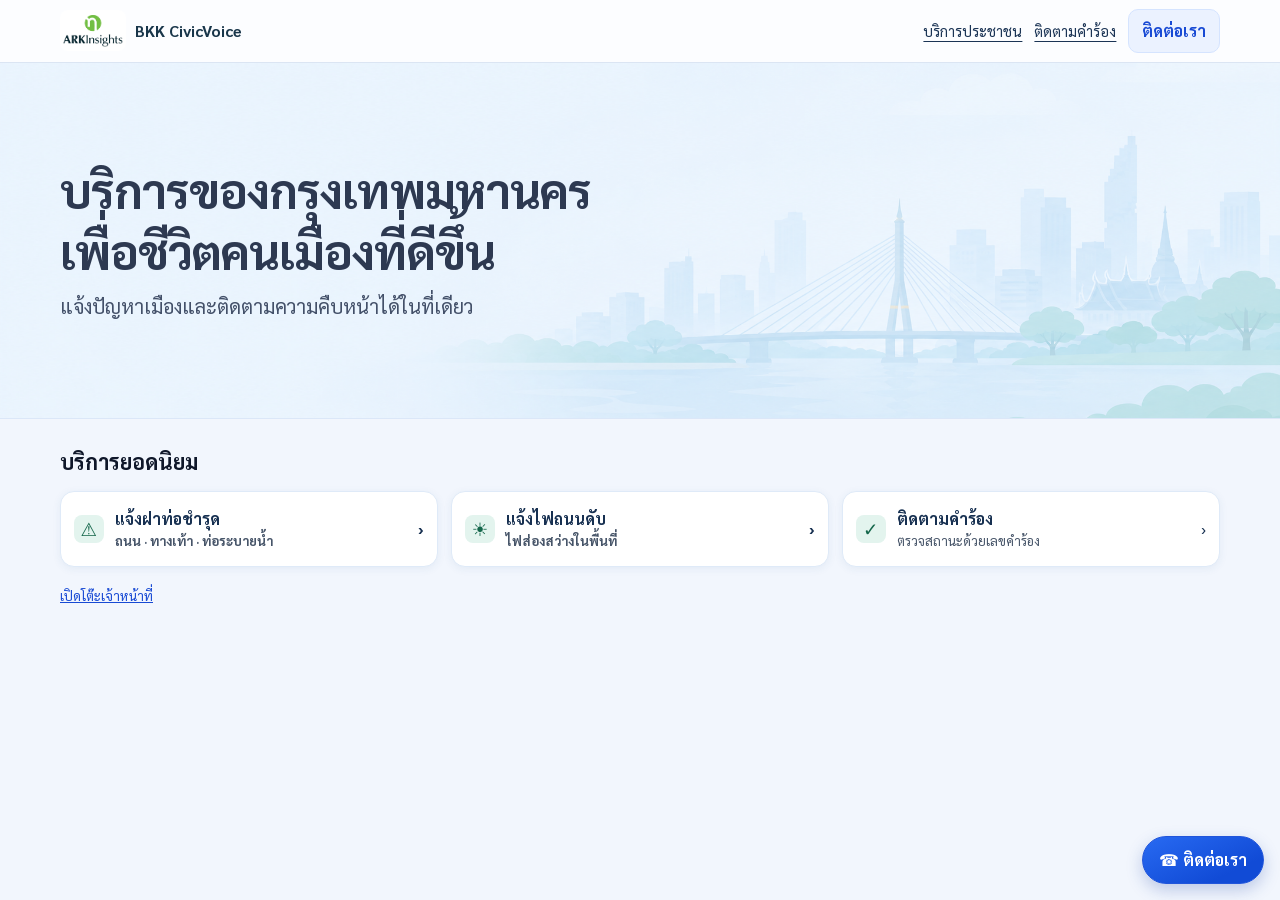
<file: src/frontend/index.html>
<!doctype html>
<html lang="th">
<head>
  <meta charset="utf-8">
  <meta name="viewport" content="width=device-width, initial-scale=1">
  <title>BKK CivicVoice · บริการประชาชน</title>
  <link rel="stylesheet" href="./tailwind.css">
  <link rel="stylesheet" href="./styles.css">
  <link rel="stylesheet" href="./summary.css">
  <link rel="stylesheet" href="./citizen.css?v=location-2">
  <script type="module" src="./citizen.mjs"></script>
</head>
<body class="citizen">
  <header class="civic-header">
    <div class="civic-inner flex flex-wrap items-center gap-3">
      <a class="brand civic-brand" href="./"><img class="ark-logo" src="./assets/ark-insights.png" alt="ARK Insights" width="66" height="41"><strong>BKK CivicVoice</strong></a>
      <nav class="flex flex-wrap items-center gap-3" aria-label="เมนูบริการ">
        <a href="#services">บริการประชาชน</a>
        <a href="./tracking/">ติดตามคำร้อง</a>
        <button id="nav-voice" type="button">ติดต่อเรา</button>
      </nav>
    </div>
  </header>
  <main>
    <section class="civic-hero">
      <div class="civic-inner">
        <h1>บริการของกรุงเทพมหานคร<br>เพื่อชีวิตคนเมืองที่ดีขึ้น</h1>
        <p>แจ้งปัญหาเมืองและติดตามความคืบหน้าได้ในที่เดียว</p>
      </div>
    </section>
    <section class="civic-inner civic-services" id="services">
      <h2>บริการยอดนิยม</h2>
      <div class="civic-grid">
        <button class="civic-card" type="button" data-topic="tourist"><span>⚠</span><span><strong>แจ้งฝาท่อชำรุด</strong><small>ถนน · ทางเท้า · ท่อระบายน้ำ</small></span><span aria-hidden="true">›</span></button>
        <button class="civic-card" type="button" data-topic="lighting"><span>☀</span><span><strong>แจ้งไฟถนนดับ</strong><small>ไฟส่องสว่างในพื้นที่</small></span><span aria-hidden="true">›</span></button>
        <a class="civic-card" href="./tracking/"><span>✓</span><span><strong>ติดตามคำร้อง</strong><small>ตรวจสถานะด้วยเลขคำร้อง</small></span><span aria-hidden="true">›</span></a>
      </div>
      <a class="staff-link" href="./desk.html">เปิดโต๊ะเจ้าหน้าที่</a>
    </section>
  </main>

  <div class="voice-dock">
    <section id="voice-panel" class="voice-panel" aria-labelledby="voice-title" hidden>
      <header class="voice-header">
        <img class="ark-logo" src="./assets/ark-insights.png" alt="ARK Insights" width="57" height="36">
        <div><h2 id="voice-title">BKK CivicVoice</h2><small>AI Voice สำหรับประชาชน</small></div>
        <button class="voice-close" id="voice-close" type="button" aria-label="ปิดหน้าต่าง AI Voice">×</button>
      </header>
      <div class="voice-body">
        <p class="voice-status" id="voice-status" role="status"></p>
        <div class="voice-intro grid gap-2" id="voice-intro">
          <strong>แจ้งปัญหาเมือง คุยกับเราได้เลย</strong>
          <span id="voice-phone">โทร 02-096-6763</span>
          <button class="primary" id="voice-start" type="button" disabled>เริ่มสนทนาบนเว็บ</button>
        </div>
        <div id="voice-chat" class="grid gap-2" hidden>
          <div class="voice-indicator" id="voice-indicator" aria-hidden="true"><span></span></div>
          <ol id="voice-transcript" class="voice-transcript" role="log" aria-label="บทสนทนา" tabindex="0"></ol>
          <button id="voice-finish" type="button">จบการสนทนา</button>
        </div>
        <section id="voice-review" class="voice-review grid gap-2" aria-labelledby="voice-review-title" hidden>
          <div class="card summary-card">
            <h3 class="card-title" id="voice-review-title"><span class="card-icon violet voice-sparkle" aria-hidden="true">✦</span>สรุปการสนทนา</h3>
            <div class="card-body">
              <p class="muted" id="voice-no-summary">ยังไม่มีรายละเอียดสำหรับสรุป</p>
              <ul class="summary" id="voice-summary" hidden></ul>
              <div class="tags" id="voice-classifications" hidden></div>
            </div>
          </div>
          <section id="voice-area" class="voice-area" aria-label="พื้นที่เกิดเหตุ" hidden>
            <div class="voice-area-heading">
              <span class="voice-area-pin" aria-hidden="true"></span>
              <div class="voice-area-copy">
                <div id="voice-district-card" hidden><strong id="voice-district-name"></strong></div>
                <p id="voice-location-preview"></p>
              </div>
            </div>
            <button type="button" id="voice-location-toggle" aria-controls="voice-location" aria-expanded="false"
              class="voice-area-toggle"><span>ระบุสถานที่เพิ่มเติม</span><span class="voice-area-chevron" aria-hidden="true"></span></button>
            <fieldset id="voice-location" class="voice-location" aria-label="แก้ไขพื้นที่เกิดเหตุ" hidden>
              <label class="voice-location-field" for="voice-district-select">
                <span>เขตที่เกิดเหตุ</span>
                <span class="voice-location-select">
                  <select id="voice-district-select" class="appearance-none w-full"></select>
                  <span class="voice-area-chevron" aria-hidden="true"></span>
                </span>
              </label>
              <label class="voice-location-field" for="voice-location-detail">
                <span>ถนน ซอย หรือจุดสังเกต</span>
                <input id="voice-location-detail" type="text" maxlength="240" placeholder="เช่น ซอยสุขุมวิท 50">
              </label>
            </fieldset>
          </section>
          <p class="notice" id="voice-review-note" hidden></p>
          <button class="primary" id="voice-confirm" type="button">ยืนยันแจ้งปัญหา</button>
          <p id="voice-ticket" role="status" hidden></p>
          <a id="voice-tracking" hidden>ติดตามคำร้อง</a>
          <div class="voice-sms grid gap-2" id="voice-sms" hidden>
            <form id="voice-sms-form" class="grid gap-2">
              <label for="voice-sms-phone">เบอร์มือถือสำหรับรับเลขคำร้อง สรุป และลิงก์ส่งรูปหรือพิกัด (ไม่บังคับ)</label>
              <input id="voice-sms-phone" type="tel" inputmode="tel" autocomplete="tel" maxlength="24" required>
              <button type="submit" id="voice-sms-send" disabled>ส่ง SMS</button>
            </form>
            <p class="muted" id="voice-sms-status" role="status" tabindex="-1" hidden></p>
            <a id="voice-sms-demo-link" hidden>เปิดลิงก์ SMS จำลอง</a>
          </div>
          <div class="voice-controls flex flex-wrap gap-2">
            <button id="voice-back" type="button">กลับไปคุยต่อ</button>
            <button id="voice-reset" type="button">เริ่มใหม่</button>
          </div>
        </section>
      </div>
    </section>
    <button type="button" id="voice-launcher" class="voice-launcher" aria-expanded="false" aria-controls="voice-panel">
      <span aria-hidden="true">☎</span> ติดต่อเรา
    </button>
  </div>
</body>
</html>
</file>
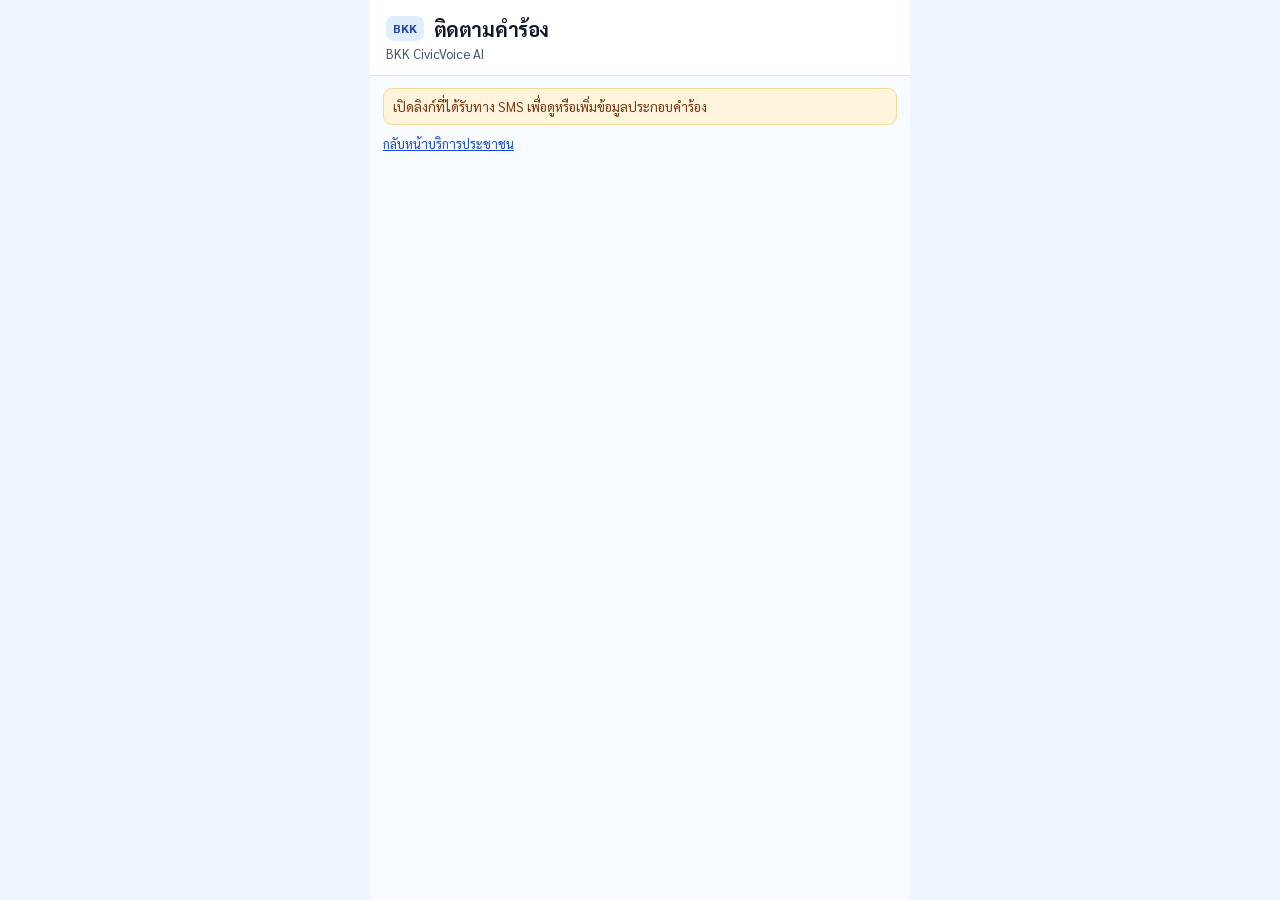
<file: src/frontend/tracking/index.html>
<!doctype html>
<html lang="th">
<head>
  <meta charset="utf-8">
  <meta name="viewport" content="width=device-width, initial-scale=1">
  <meta name="referrer" content="no-referrer">
  <title>BKK CivicVoice AI · ติดตามคำร้อง</title>
  <link rel="stylesheet" href="../tailwind.css">
  <link rel="stylesheet" href="../styles.css">
  <script type="module" src="./tracking.mjs"></script>
</head>
<body>
<div class="shell">
  <header class="top">
    <div class="brand"><span class="logo" aria-hidden="true">BKK</span><h1>ติดตามคำร้อง</h1></div>
    <p class="muted">BKK CivicVoice AI</p>
  </header>
  <main class="main">
    <p class="notice" id="tracking-status" role="status">กำลังโหลดคำร้อง…</p>
    <form id="tracking-search" class="card card-body grid gap-2" hidden>
      <label for="tracking-ticket">เลขคำร้อง</label>
      <input id="tracking-ticket" name="ticket" type="text" maxlength="28" placeholder="BKK-2026-0001" required>
      <input type="hidden" name="mode" value="internal">
      <input id="tracking-api-base" type="hidden" name="apiBase">
      <button type="submit" class="primary">ตรวจสถานะคำร้อง</button>
    </form>
    <section class="card" id="details" hidden>
      <h2 class="card-title tabular-nums" id="ticket-id"></h2>
      <div class="card-body">
        <p id="issue"></p>
        <p class="muted" id="location"></p>
      </div>
    </section>
    <section class="card" id="progress" hidden>
      <h2 class="card-title">ความคืบหน้า</h2>
      <div class="card-body"><ol class="timeline" id="timeline"></ol></div>
    </section>
    <section class="card" id="evidence" hidden>
      <h2 class="card-title">เพิ่มข้อมูลประกอบ</h2>
      <div class="card-body">
        <p class="muted" id="evidence-status" role="status">รอ API สำหรับบันทึกพิกัดและรูปภาพ</p>
        <div class="actions">
          <button type="button" id="gps" disabled>ปักหมุดจุดเกิดเหตุ</button>
          <button type="button" id="photo" disabled>แนบรูปเพิ่มเติม</button>
        </div>
        <input class="attachment" id="file" type="file" accept="image/jpeg,image/png,image/webp" hidden aria-label="เลือกรูปเพิ่มเติม">
        <img class="attachment-preview" id="photo-preview" alt="รูปตัวอย่างจากเครื่อง" hidden>
        <p class="muted" id="evidence-coordinates" hidden></p>
        <div class="actions">
          <button type="button" class="primary" id="save-gps" hidden>ยืนยันส่งพิกัด</button>
          <button type="button" class="primary" id="save-photo" hidden>ยืนยันส่งรูป</button>
        </div>
        <form class="evidence-map-form" id="map-form" hidden>
          <label for="map-link">ลิงก์แผนที่ของจุดเกิดเหตุ</label>
          <input id="map-link" type="url" inputmode="url" maxlength="2048"
            placeholder="วางลิงก์จาก Google Maps หรือ Apple Maps" required>
          <button type="submit" id="save-map" class="primary">ส่งลิงก์แผนที่</button>
          <a id="saved-map-link" target="_blank" rel="noopener noreferrer" hidden>เปิดแผนที่ที่ส่งแล้ว</a>
        </form>
      </div>
    </section>
    <div class="footer-links"><a href="../">กลับหน้าบริการประชาชน</a></div>
  </main>
</div>
</body>
</html>
</file>
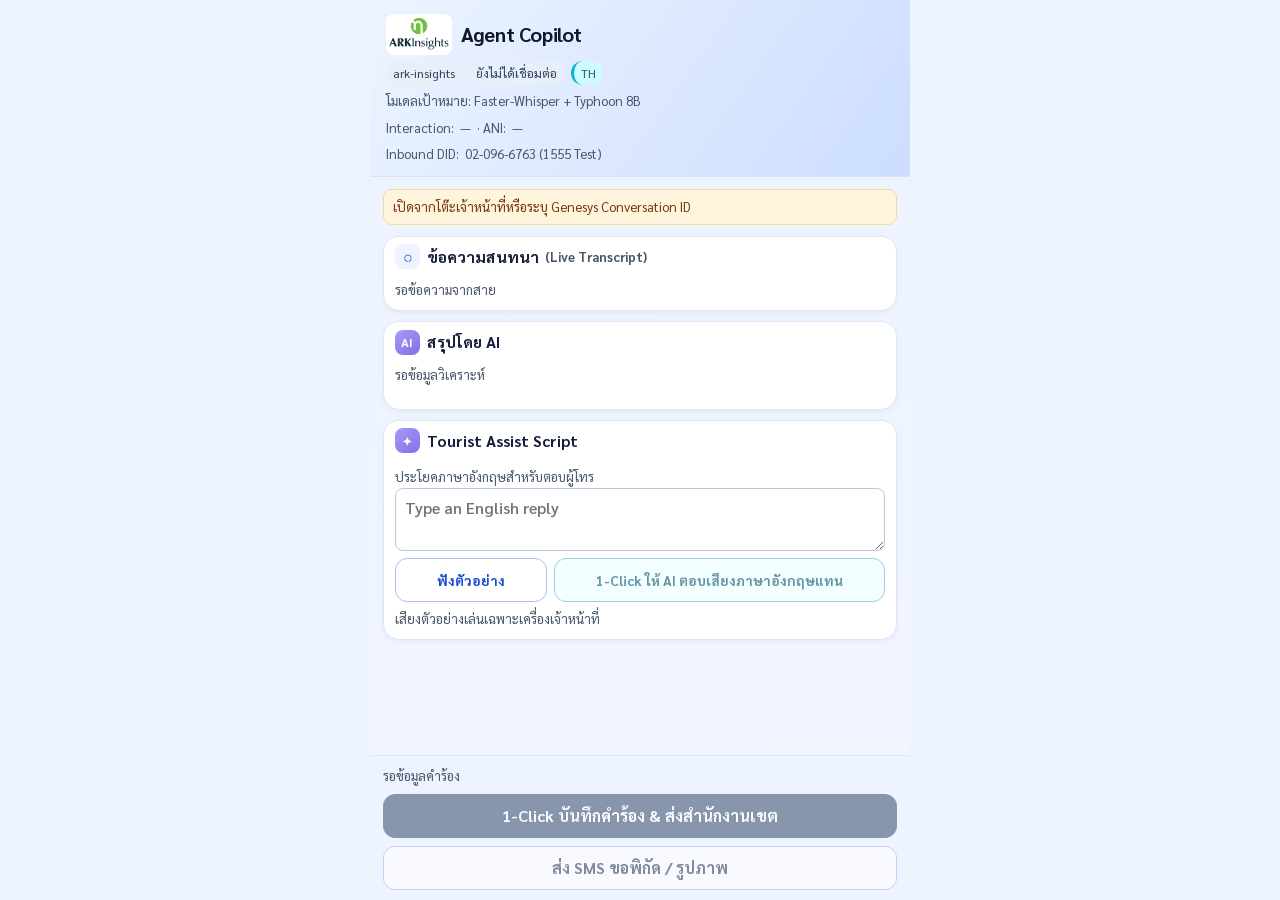
<file: src/frontend/widget/index.html>
<!doctype html>
<html lang="th">
<head>
  <meta charset="utf-8">
  <meta name="viewport" content="width=device-width, initial-scale=1">
  <title>BKK CivicVoice AI · Agent Copilot</title>
  <link rel="stylesheet" href="../tailwind.css">
  <link rel="stylesheet" href="../styles.css">
  <link rel="stylesheet" href="../summary.css">
  <link rel="stylesheet" href="./soft-blue.css">
  <script type="module" src="./widget.mjs"></script>
</head>
<body class="copilot-widget">
<div class="shell">
  <header class="top">
    <div class="brand"><img class="ark-logo" src="../assets/ark-insights.png" alt="ARK Insights" width="66" height="41"><h1>Agent Copilot</h1></div>
    <div class="meta"><span class="tag">ark-insights</span><span class="tag" id="connection" role="status">ยังไม่ได้เชื่อมต่อ</span><span class="tag ai" id="language">TH</span></div>
    <p class="muted meta">โมเดลเป้าหมาย: Faster-Whisper + Typhoon 8B</p>
    <p class="muted meta tabular-nums">Interaction: <span id="interaction">—</span> · ANI: <span id="ani">—</span></p>
    <p class="muted meta tabular-nums">Inbound DID: <span id="dnisNumber">02-096-6763 (1555 Test)</span></p>
  </header>
  <main class="main">
    <p class="notice" id="banner" role="status" hidden></p>
    <section class="card">
      <h2 class="card-title"><span class="card-icon" aria-hidden="true">◌</span>ข้อความสนทนา <span class="muted">(Live Transcript)</span></h2>
      <div class="card-body transcript" id="transcript" tabindex="0" aria-label="บทสนทนาสด"><p class="muted">รอข้อความจากสาย</p></div>
    </section>
    <section class="card summary-card">
      <h2 class="card-title ai"><span class="card-icon violet" aria-hidden="true">AI</span>สรุปโดย AI</h2>
      <div class="card-body">
        <p class="muted" id="no-summary">รอข้อมูลวิเคราะห์</p>
        <ul class="summary" id="summary" hidden></ul>
        <div class="tags" id="classifications"></div>
        <p class="muted meta" id="ticket"></p>
      </div>
    </section>
    <div class="district-card" id="district-card" hidden>
      <span class="card-icon" aria-hidden="true">▥</span>
      <strong id="district-name"></strong>
    </div>
    <section class="card">
      <h2 class="card-title ai"><span class="card-icon violet" aria-hidden="true">✦</span>Tourist Assist Script</h2>
      <div class="card-body">
        <label class="muted" for="english">ประโยคภาษาอังกฤษสำหรับตอบผู้โทร</label>
        <textarea id="english" maxlength="600" rows="2" lang="en" placeholder="Type an English reply"></textarea>
        <p class="script-detail" id="meaning" hidden></p>
        <p class="script-detail" id="pronunciation" hidden></p>
        <div class="actions">
          <button type="button" id="preview">ฟังตัวอย่าง</button>
          <button type="button" class="voice" id="speak" disabled>1-Click ให้ AI ตอบเสียงภาษาอังกฤษแทน</button>
        </div>
        <p class="muted meta" id="audio-status" role="status">เสียงตัวอย่างเล่นเฉพาะเครื่องเจ้าหน้าที่</p>
        <audio id="audio" controls hidden></audio>
      </div>
    </section>
    <p class="notice" id="duplicate" hidden>ตัวอย่าง: อาจมีเคสคล้ายกัน 2 เคส ในระยะ 100 ม.</p>
  </main>
  <footer class="footer grid gap-2">
    <p class="muted" id="action-status" role="status">รอข้อมูลคำร้อง</p>
    <button type="button" class="primary" id="dispatch" disabled>1-Click บันทึกคำร้อง &amp; ส่งสำนักงานเขต</button>
    <button type="button" id="sms" disabled>ส่ง SMS ขอพิกัด / รูปภาพ</button>
    <a class="muted" id="sms-demo-link" target="_blank" rel="noopener" hidden>เปิดลิงก์ Tracking จาก SMS จำลอง</a>
    <div class="footer-links" id="widget-demo-links"><a href="?mode=demo">เปิดโหมดเดโม</a><a href="../tracking/?mode=demo">ดูตัวอย่างหน้า Tracking</a></div>
  </footer>
</div>
</body>
</html>
</file>
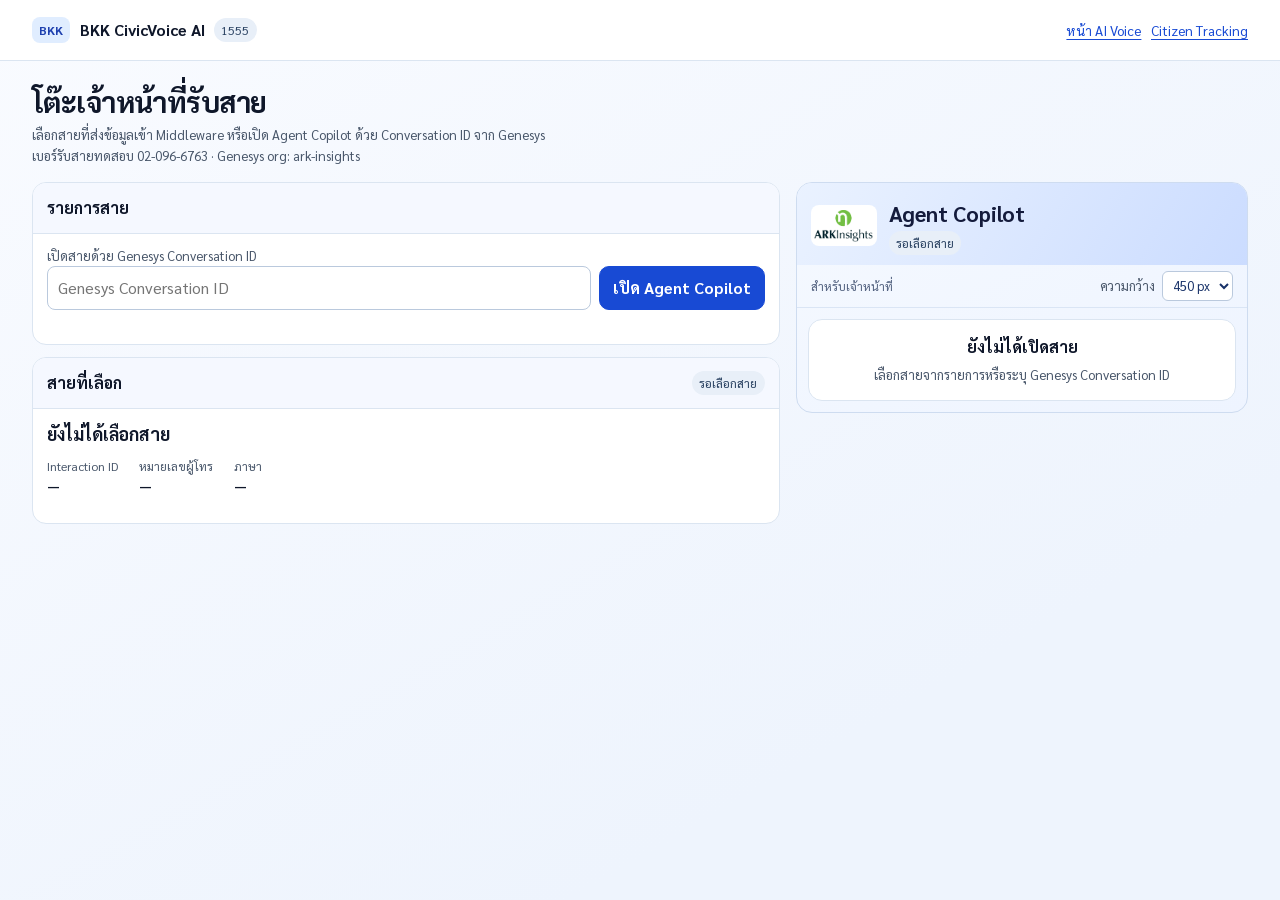
<file: src/frontend/desk.html>
<!doctype html>
<html lang="th">
<head>
  <meta charset="utf-8">
  <meta name="viewport" content="width=device-width, initial-scale=1">
  <title>BKK CivicVoice AI · โต๊ะเจ้าหน้าที่</title>
  <link rel="stylesheet" href="./tailwind.css">
  <link rel="stylesheet" href="./styles.css">
  <link rel="stylesheet" href="./desk.css">
  <script type="module" src="./desk.mjs"></script>
</head>
<body class="desk-page">
  <header class="desk-top">
    <div class="desk-top-inner">
      <div class="brand"><span class="logo" aria-hidden="true">BKK</span><strong>BKK CivicVoice AI</strong><span class="tag">1555</span></div>
      <div class="footer-links"><a href="./">หน้า AI Voice</a><a href="./tracking/">Citizen Tracking</a></div>
    </div>
  </header>
  <main class="desk">
    <header class="desk-heading">
      <div>
        <h1>โต๊ะเจ้าหน้าที่รับสาย</h1>
        <p class="muted">เลือกสายที่ส่งข้อมูลเข้า Middleware หรือเปิด Agent Copilot ด้วย Conversation ID จาก Genesys</p>
        <p class="muted">เบอร์รับสายทดสอบ 02-096-6763 · Genesys org: ark-insights</p>
      </div>
    </header>
    <div class="desk-layout">
      <div class="desk-main grid gap-3">
        <section class="desk-panel" aria-labelledby="queue-heading">
          <div class="panel-heading"><h2 id="queue-heading">รายการสาย</h2></div>
          <div class="desk-body">
            <p class="muted" id="monitor-status" role="status">กำลังเชื่อมต่อ Middleware…</p>
            <form id="interaction-form" class="desk-controls flex flex-wrap gap-2">
              <input id="interaction-input" aria-label="Genesys Conversation ID" placeholder="Genesys Conversation ID" maxlength="128" required>
              <button type="submit" class="primary">เปิด Agent Copilot</button>
            </form>
          </div>
          <div class="queue" id="queue" role="group" aria-label="เลือกสายที่ได้รับ transcript"></div>
          <div class="desk-body" id="desk-demo-controls" hidden>
            <button type="button" id="desk-demo-transcript" disabled>เพิ่ม Transcript ตัวอย่าง</button>
          </div>
        </section>
        <section class="desk-panel" aria-labelledby="call-heading">
          <div class="panel-heading">
            <h2 id="call-heading">สายที่เลือก</h2>
            <span class="tag" id="call-state" role="status">ยังไม่ได้เลือกสาย</span>
          </div>
          <div class="desk-body">
            <h3 class="call-title" id="call-title"></h3>
            <dl class="call-meta">
              <div><dt>Interaction ID</dt><dd id="call-id" class="tabular-nums"></dd></div>
              <div><dt>หมายเลขผู้โทร</dt><dd id="call-ani" class="tabular-nums"></dd></div>
              <div><dt>ภาษา</dt><dd id="call-language"></dd></div>
            </dl>
          </div>
        </section>
      </div>
    <section class="embed" aria-labelledby="embed-heading">
      <header class="popup-header">
        <img class="ark-logo" src="./assets/ark-insights.png" alt="ARK Insights" width="66" height="41">
        <div class="popup-brand">
          <h2 id="embed-heading">Agent Copilot</h2>
          <span class="tag" id="popup-state">รอเลือกสาย</span>
        </div>
      </header>
      <div class="popup-toolbar">
        <span>สำหรับเจ้าหน้าที่</span>
        <label class="frame-size">ความกว้าง
          <select id="frame-size">
            <option value="400">400 px</option>
            <option value="450" selected>450 px</option>
            <option value="500">500 px</option>
          </select>
        </label>
      </div>
      <div class="frame-placeholder" id="frame-placeholder">
        <strong>ยังไม่ได้เปิดสาย</strong>
        <p class="muted">เลือกสายจากรายการหรือระบุ Genesys Conversation ID</p>
      </div>
      <iframe id="copilot" title="BKK CivicVoice AI Agent Copilot" hidden></iframe>
    </section>
    </div>
  </main>
</body>
</html>
</file>
<file: src/frontend/styles.css>
@font-face {
  font-family: "Sarabun";
  src: url("./fonts/Sarabun-Regular.ttf") format("truetype");
  font-weight: 400;
  font-display: swap;
}
@font-face {
  font-family: "Sarabun";
  src: url("./fonts/Sarabun-SemiBold.ttf") format("truetype");
  font-weight: 600;
  font-display: swap;
}
@font-face {
  font-family: "Sarabun";
  src: url("./fonts/Sarabun-Bold.ttf") format("truetype");
  font-weight: 700;
  font-display: swap;
}
:root {
  color-scheme: light;
  font: 16px/1.5 "Sarabun", "Leelawadee UI", system-ui, sans-serif;
  color: #0f172a;
  background: #eff6ff;
  --blue: #184ad4;
  --muted: #475569;
  --border: #dbe5f1;
  --cyan: #0e7490;
  --cyan-accent: #06b6d4;
  --emerald: #10b981;
}
* { box-sizing: border-box; }
body { margin: 0; }
[hidden] { display: none !important; }
a { color: var(--blue); }
button, input, textarea { font: inherit; }
button, .button {
  min-height: 44px; border-radius: 10px; padding: .55rem .8rem;
  background: white; color: var(--blue); border: 1px solid #a8bff6; font-weight: 650;
  cursor: pointer; text-align: center; text-decoration: none;
}
button:hover:not(:disabled), .button:hover { background: #eff6ff; }
button:disabled { opacity: .65; color: #475569; cursor: default; }
button.primary { background: var(--blue); color: white; border-color: var(--blue); }
button.primary:hover:not(:disabled) { background: #1e40af; }
button.primary:disabled { background: #526581; border-color: #526581; color: white; }
button.voice { color: #155e75; border-color: #67b9cc; background: #ecfeff; }
:focus-visible { outline: 3px solid #2563eb; outline-offset: 2px; }
h1, h2, p { margin: 0; }
h1 { font-size: 1.25rem; letter-spacing: -.02em; }
h2 { font-size: .98rem; }
small, .muted { color: var(--muted); font-size: .82rem; }
.shell { max-width: 540px; margin: auto; min-height: 100dvh; background: #f8fbff; display: grid; grid-template-rows: auto 1fr auto; }
.top { padding: .85rem 1rem .75rem; background: white; border-bottom: 1px solid var(--border); }
.brand { display: flex; align-items: center; gap: .58rem; flex-wrap: wrap; }
.logo { background: #e0edff; color: #1e40af; border-radius: 8px; padding: .2rem .45rem; font-weight: 800; font-size: .78rem; }
.ark-logo { object-fit: contain; padding: .2rem; background: white; border-radius: 8px; }
.tags, .meta, .actions { display: flex; flex-wrap: wrap; gap: .38rem; align-items: center; }
.meta, .tags { margin-top: .42rem; }
.tag { font-size: .77rem; padding: .15rem .46rem; border-radius: 999px; background: #e8eff8; color: #294161; overflow-wrap: anywhere; }
.tag.live { background: #d1fae5; color: #065f46; }
.tag.ai { background: #cffafe; color: #155e75; }
.tag.amber { background: #fef3c7; color: #92400e; }
.main { display: grid; gap: .63rem; align-content: start; padding: .75rem .8rem; min-width: 0; }
.card { border: 1px solid var(--border); border-radius: 12px; background: white; overflow: hidden; min-width: 0; }
.card-title { background: #f0f6ff; color: #162b4e; padding: .48rem .7rem; border-bottom: 1px solid var(--border); }
.card-title.ai { background: #e6f9fd; }
.card-body { padding: .54rem .7rem .65rem; overflow-wrap: anywhere; }
.transcript { max-height: 230px; overflow: auto; display: grid; gap: .5rem; }
.segment { background: #eef4ff; border-radius: 8px; padding: .4rem .52rem; }
.segment.caller { background: #e9fbfd; }
.segment-head { display: flex; justify-content: space-between; gap: .4rem; font-size: .77rem; font-weight: 700; }
.segment p { font-size: .9rem; }
.lang { font-size: .72rem; margin-right: .35rem; color: #155e75; font-weight: 700; }
mark { background: #fef3c7; color: #713f12; border-radius: 3px; padding: 0 .1rem; }
.summary { margin: 0; padding-left: 1.15rem; font-size: .9rem; }
.summary li::marker { color: var(--cyan); }
.notice { color: #78350f; background: #fff5dc; border: 1px solid #f6db96; padding: .46rem .6rem; border-radius: 9px; font-size: .83rem; overflow-wrap: anywhere; }
.notice.error { color: #991b1b; border-color: #fecaca; background: #fef2f2; }
textarea { display: block; width: 100%; border: 1px solid #bac9dd; border-radius: 8px; padding: .42rem .55rem; resize: vertical; color: inherit; font-weight: 600; }
.script-detail { margin-top: .25rem; font-size: .84rem; }
.actions { margin-top: .45rem; }
.actions button { flex: 1 1 auto; font-size: .85rem; }
.full { width: 100%; }
audio { width: 100%; margin-top: .35rem; }
.footer { position: sticky; bottom: 0; padding: .65rem .8rem; background: white; border-top: 1px solid var(--border); z-index: 1; }
.footer-links { display: flex; justify-content: space-between; gap: .6rem; flex-wrap: wrap; font-size: .79rem; }
.timeline { list-style: none; margin: 0; padding: 0; }
.timeline li { min-height: 52px; display: grid; grid-template-columns: 24px 1fr; align-items: start; gap: .55rem; position: relative; padding: .28rem 0; }
.timeline li:not(:last-child)::before { content: ""; position: absolute; width: 2px; background: #c9dbef; top: 26px; left: 10px; bottom: -4px; }
.timeline .dot { position: relative; z-index: 1; border-radius: 50%; width: 22px; height: 22px; border: 2px solid #b8c8de; display: grid; place-items: center; background: white; font: 700 .78rem/1 system-ui; }
.timeline .current .dot { border-color: #2563eb; color: #1e40af; }
.timeline .done .dot { border-color: #047857; color: white; background: #047857; }
.timeline .pending { color: #526581; }
.timeline strong, .timeline small { display: block; }
.attachment { margin-top: .5rem; display: block; width: 100%; }
.attachment-preview { max-width: 100%; max-height: 160px; border-radius: 8px; margin-top: .4rem; }
.evidence-map-form { display: grid; gap: .5rem; border-top: 1px solid var(--border); margin-top: .8rem; padding-top: .75rem; }
.evidence-map-form label { font-size: .89rem; font-weight: 700; }
.evidence-map-form input { width: 100%; min-width: 0; min-height: 44px; padding: .5rem .65rem; border: 1px solid #a8bff6; border-radius: 10px; }
@media (max-height: 540px) { .footer { position: static; } }
</file>
<file: src/frontend/summary.css>
.summary-card { border-color: #dce6f5; border-radius: 16px; box-shadow: 0 2px 5px #344f7810; }
.summary-card .card-title { display: flex; flex-wrap: wrap; align-items: center; gap: .42rem; color: #171e3d; background: white; border-bottom: 0; padding-bottom: .12rem; }
.card-icon { display: inline-grid; place-items: center; width: 25px; height: 25px; color: #1950bb; background: #eef4ff; border-radius: 8px; font: 700 .76rem/1 "Sarabun", sans-serif; }
.card-icon.violet { color: white; background: linear-gradient(140deg, #a899f9, #8172e6); }
.summary-card .summary li::marker { color: #2459d5; }
.summary-card .tag.critical { background: #fee2e2; color: #991b1b; }
.summary-card .tag.high { background: #fef3c7; color: #92400e; }
.district-card { background: white; border: 1px solid #dce6f5; border-radius: 14px; box-shadow: 0 2px 5px #344f7810; padding: .62rem .72rem; display: flex; align-items: center; gap: .55rem; overflow-wrap: anywhere; }
</file>
<file: src/frontend/citizen.css>
.citizen { color: #0f172a; background: #f2f6fd; min-height: 100dvh; }
.civic-inner { width: min(100% - 2rem, 1160px); margin-inline: auto; }
.civic-header { background: #fcfdff; border-bottom: 1px solid #dbe5f3; }
.civic-header .civic-inner { padding-block: .55rem; justify-content: space-between; }
.civic-brand { color: #19364a; text-decoration: none; }
.civic-header nav a { color: #1b3455; font-size: .91rem; text-underline-offset: .24rem; }
button#nav-voice { background: #ebf2ff; border-color: #d5e4ff; }
.civic-hero { background: #eaf3ff url("./assets/bangkok-soft-blue.png") center 64% / cover no-repeat; border-bottom: 1px solid #dbe7f8; }
.civic-hero .civic-inner { display: grid; align-content: center; gap: .65rem; min-height: clamp(225px,30vw,355px); padding-block: 1rem; }
.civic-hero h1 { font-size: clamp(1.85rem,4vw,3rem); color: #2d3951; line-height: 1.26; }
.civic-hero p { color: #435069; font-size: clamp(1rem,2.1vw,1.25rem); }
.civic-services { padding-block: 1.65rem 6rem; }
.civic-services h2 { font-size: 1.35rem; margin-bottom: .85rem; }
.civic-grid { display: grid; grid-template-columns: repeat(3,minmax(0,1fr)); gap: .8rem; }
.civic-card { min-height: 76px; display: grid; grid-template-columns: auto minmax(0,1fr) auto; align-items: center; gap: .7rem; text-align: left; padding: .6rem .8rem; text-decoration: none; color: #173051; background: white; border: 1px solid #dfeaf8; border-radius: 14px; box-shadow: 0 2px 9px #26588e13; }
.civic-card:hover { background: #f5f9ff; }
.civic-card > span:first-child { width: 30px; border-radius: 8px; background: #e3f4ee; color: #13664a; text-align: center; font-size: 1.15rem; }
.civic-card small { display: block; }
.staff-link { display: inline-block; margin-top: 1.2rem; font-size: .84rem; }
.voice-dock { --edge: 16px; position: fixed; right: max(var(--edge),env(safe-area-inset-right)); bottom: max(var(--edge),env(safe-area-inset-bottom)); z-index: 10; display: grid; justify-items: end; gap: .48rem; pointer-events: none; }
.voice-dock > * { pointer-events: auto; }
button.voice-launcher:not(:disabled), .voice-body button.primary:not(:disabled) { background: linear-gradient(155deg,#286af2,#114bd6 75%); color: white; border-color: #2155da; }
button.voice-launcher { border-radius: 999px; min-height: 48px; padding-inline: 1rem; box-shadow: 0 6px 16px #244caa44; }
.voice-panel { width: min(400px,calc(100vw - 2 * var(--edge))); max-height: calc(100dvh - 83px); overflow: auto; border: 1px solid #d7e4fa; border-radius: 20px; background: white; box-shadow: 0 14px 34px #19356438; }
.voice-header { padding: .62rem .75rem; display: grid; grid-template-columns: auto 1fr auto; align-items: center; gap: .65rem; background: linear-gradient(140deg,#e8f2ff,#c9dafa); }
.voice-header h2 { font-size: 1.15rem; }
button.voice-close { background: transparent; border: 0; font-size: 1.45rem; padding: .25rem .55rem; }
.voice-body { padding: .65rem .75rem .75rem; }
.voice-status { color: #165174; margin: 0 0 .4rem; font-size: .79rem; }
.voice-intro { text-align: center; }
.voice-indicator { min-height: 96px; display: grid; place-items: center; }
.voice-indicator span { width: 60px; aspect-ratio: 1; border-radius: 50%; background: #dbeafe; box-shadow: 0 0 0 11px #eff6ff; }
.voice-indicator[data-state="listening"] span { background: #93c5fd; }
.voice-indicator[data-state="recording"] span, .voice-indicator[data-state="speaking"] span {
  background: #2563eb; box-shadow: 0 0 0 11px #dbeafe; animation: voice-pulse 1.2s ease-in-out infinite alternate;
}
@keyframes voice-pulse { to { transform: scale(1.14); } }
.voice-transcript { list-style: none; display: grid; gap: .45rem; max-height: min(232px, 32dvh); overflow: auto; padding: .2rem; margin: 0; }
.voice-transcript li { width: fit-content; max-width: 92%; padding: .42rem .68rem; border-radius: 12px; background: #edf4ff; color: #0f172a; overflow-wrap: anywhere; }
.voice-transcript .caller { justify-self: end; background: #eaf7f1; }
.voice-transcript strong { display: block; font-size: .78rem; color: var(--muted); }
.voice-transcript p { font-size: .9rem; }
.card-icon.voice-sparkle { font: 700 1rem/1 system-ui, sans-serif; }
.voice-review { background: #f2f6ff; border-radius: 12px; padding: .5rem; }
.voice-controls button { min-height: 38px; font-size: .8rem; padding: .36rem .5rem; }
.voice-review h3 { margin: 0; font-size: .98rem; }
.voice-area {
  display: grid; gap: .65rem; min-width: 0; padding: .75rem;
  background: #fff; border: 1px solid #dce6f5; border-radius: 16px;
  box-shadow: 0 2px 6px #344f7812;
}
.voice-area-heading { display: flex; align-items: center; gap: .65rem; }
.voice-area-pin {
  position: relative; display: grid; place-items: center; flex: 0 0 36px; height: 36px;
  background: #eaf2ff; border-radius: 11px; color: #2459d5;
}
.voice-area-pin::before {
  content: ""; width: 15px; height: 15px; border: 2px solid currentColor;
  border-radius: 50% 50% 50% 2px; transform: translateY(-2px) rotate(-45deg);
}
.voice-area-pin::after {
  content: ""; position: absolute; width: 4px; height: 4px; border-radius: 50%;
  background: currentColor; transform: translateY(-2px);
}
.voice-area-copy { min-width: 0; overflow-wrap: anywhere; }
.voice-area-copy strong { color: #173051; font-size: .96rem; }
.voice-area-copy p { color: #475569; font-size: .84rem; }
.voice-body button.voice-area-toggle {
  display: flex; justify-content: space-between; align-items: center; gap: .5rem;
  width: 100%; text-align: left; min-height: 44px; padding: .52rem .7rem;
  background: #edf4ff; color: #1e40af; border: 1px solid #dae6fd; border-radius: 11px;
  font-size: .86rem;
}
.voice-area-toggle > span:first-child { text-decoration: underline; text-underline-offset: .18em; }
.voice-area-chevron {
  display: block; flex: 0 0 auto; width: 8px; height: 8px; margin-inline: .25rem;
  color: #3564bf; border: solid currentColor; border-width: 0 2px 2px 0;
  transform: translateY(-2px) rotate(45deg);
}
.voice-area-toggle[aria-expanded="true"] .voice-area-chevron { transform: translateY(2px) rotate(225deg); }
.voice-location {
  display: grid; gap: .64rem; min-width: 0; margin: 0; padding: .7rem;
  background: #f5f8ff; border: 1px solid #e1eafb; border-radius: 12px;
}
.voice-location-field { display: grid; gap: .3rem; min-width: 0; color: #243c62; font-size: .83rem; font-weight: 600; }
.voice-location-select { position: relative; display: block; min-width: 0; }
.voice-location-select .voice-area-chevron { position: absolute; top: 50%; right: .8rem; pointer-events: none; }
.voice-location select, .voice-location input {
  display: block; width: 100%; min-width: 0; min-height: 44px; padding: .52rem .68rem;
  color: #0f172a; background: #fff; border: 1px solid #bdcff0; border-radius: 10px;
  font: 400 .92rem/1.4 "Sarabun", system-ui, sans-serif;
}
.voice-location select { appearance: none; padding-right: 2.25rem; cursor: pointer; }
.voice-location input::placeholder { color: #65748c; opacity: 1; }
.voice-location :is(select, input):focus-visible { outline: 2px solid #4276e3; outline-offset: 2px; }
.voice-sms { background: white; border: 1px solid #d7e4fa; border-radius: 12px; padding: .58rem; }
.voice-sms input { min-width: 0; border: 1px solid #c8d7ee; border-radius: 8px; padding: .46rem .56rem; }
.voice-sms label, .voice-sms a { font-size: .84rem; }
.voice-sms .sms-error { color: #991b1b; }
@media (hover: hover) and (pointer: fine) {
  .voice-dock button:not(:disabled) {
    transition: background-color 150ms ease, border-color 150ms ease, box-shadow 150ms ease;
  }
  .voice-body button.primary:hover:not(:disabled) {
    background: linear-gradient(155deg, #1e62e8, #103ab7 78%);
    border-color: #1746be;
    box-shadow: 0 4px 12px #244caa40;
  }
  button.voice-launcher:hover:not(:disabled) {
    box-shadow: 0 0 0 3px #60a5fa45, 0 0 24px #3b82f69c, 0 6px 16px #244caa44;
  }
  .voice-body button:not(.primary):hover:not(:disabled) { background: #e8f1ff; border-color: #7899ed; }
  .voice-body button.voice-area-toggle:hover:not(:disabled) { background: #e2edff; border-color: #b8cdf6; }
  button.voice-close:hover:not(:disabled) { background: #f2f6ff; color: #193b8e; }
}
@media (prefers-reduced-motion: reduce) {
  .voice-dock button:not(:disabled) { transition: none; }
  .voice-indicator span { animation: none !important; }
}
@media(max-width:650px) { .civic-grid { grid-template-columns: 1fr; } .civic-hero { background-position: 46% center; } .voice-dock { --edge: 12px; } }
</file>
<file: src/frontend/widget/soft-blue.css>
.copilot-widget { background: #edf3ff; color: #0f172a; }
.copilot-widget .shell { background: linear-gradient(175deg, #edf3ff, #f1f6ff); }
.copilot-widget .top { background: linear-gradient(125deg, #edf4ff, #ccddff); border-color: #d6e3f7; }
.widget-icon { display: grid; place-items: center; width: 36px; height: 36px; border-radius: 10px; background: linear-gradient(140deg, #b8affd, #766ce2); color: white; font-size: 1.15rem; }
.copilot-widget .card { border-color: #dce6f5; border-radius: 16px; box-shadow: 0 2px 5px #344f7810; }
.copilot-widget .card-title { display: flex; flex-wrap: wrap; align-items: center; gap: .42rem; color: #171e3d; background: #ffffff; border-bottom: 0; padding-bottom: .12rem; }
.copilot-widget .tag.ai { border-inline-start: 3px solid var(--cyan-accent); }
.copilot-widget .tag.live::before { content: ""; display: inline-block; width: 7px; height: 7px; border-radius: 50%; background: var(--emerald); margin-inline-end: .35rem; }
.copilot-widget .segment { background: #eff3fd; border-radius: 11px; }
.copilot-widget .segment.caller { background: #edeafe; }
.copilot-widget .footer { background: #edf3ff; border-color: #dce6f5; }
.copilot-widget button.primary:not(:disabled) { border: 1px solid #1049d4; background: linear-gradient(160deg, #286af2, #114bd6 72%, #1047c6); box-shadow: 0 2px 4px #2044ad24; }
.copilot-widget button.primary:hover:not(:disabled) { background: #1142bd; }
.copilot-widget button { border-radius: 12px; }
.copilot-widget #dispatch:not(:disabled)::before { content: "➤"; display: inline-block; transform: rotate(-22deg); margin-inline-end: .52rem; }
.embedded-widget .top { padding: .45rem .8rem .55rem; background: #edf3ff; }
.embedded-widget .top .brand { display: none; }
.embedded-widget .top .meta { margin-top: .15rem; }
.embedded-widget .main { padding-top: .55rem; }
</file>
<file: src/frontend/desk.css>
.desk-page { --frame-width: 450px; min-height: 100dvh; background: linear-gradient(150deg, #f9fbff, #eef4fd 75%); }
#interaction-input { flex: 1; min-width: min(100%, 220px); border: 1px solid #bac9dd; border-radius: 8px; padding: .45rem .6rem; }
.desk-top { background: white; border-bottom: 1px solid var(--border); }
.desk-top-inner, .desk { max-width: 1320px; margin: auto; padding-inline: clamp(.85rem, 3vw, 2rem); }
.desk-top-inner { min-height: 60px; display: flex; align-items: center; justify-content: space-between; gap: .65rem; flex-wrap: wrap; padding-block: .65rem; }
.desk-top a { font-size: .85rem; text-underline-offset: .2rem; }
.desk { padding-block: 1.2rem 2rem; }
.desk-heading, .panel-heading { display: flex; align-items: center; justify-content: space-between; gap: .6rem; flex-wrap: wrap; }
.desk-heading { margin-bottom: 1rem; }
.desk-heading h1 { font-size: clamp(1.35rem, 3vw, 1.8rem); }
.desk-heading p { margin-top: .1rem; }
.desk-layout { display: grid; grid-template-columns: minmax(0, 1fr) minmax(0, calc(var(--frame-width) + 2px)); align-items: start; gap: 1rem; }
.desk-main { min-width: 0; }
.desk-panel { border: 1px solid var(--border); border-radius: 14px; overflow: hidden; background: white; }
.panel-heading { min-height: 51px; padding: .55rem .9rem; background: #f5f8ff; border-bottom: 1px solid var(--border); }
.panel-heading h2 { font-size: 1rem; }
.queue { display: grid; gap: .4rem; padding: .65rem; }
.queue-button { display: grid; grid-template-columns: minmax(0,1fr) auto; gap: .55rem; align-items: center; width: 100%; text-align: left; color: #0f172a; border-color: var(--border); }
.queue-button span:first-child { overflow-wrap: anywhere; }
.queue-button small { display: block; font-weight: 400; }
.queue-button[aria-pressed="true"] { border-color: #6488eb; background: #edf4ff; }
.desk-body { padding: .75rem .9rem .85rem; }
.call-title { margin: 0; font-size: 1.12rem; }
.call-meta { display: flex; flex-wrap: wrap; gap: .55rem 1.3rem; margin: .6rem 0 .8rem; }
.call-meta dt { font-size: .75rem; color: var(--muted); }
.call-meta dd { margin: 0; overflow-wrap: anywhere; font-size: .9rem; font-weight: 650; }
.hang-up:not(:disabled) { color: #991b1b; border-color: #edb9b9; }
.hang-up:hover:not(:disabled) { background: #fef2f2; }
.activity { list-style: none; margin: 0; padding: 0; font-size: .9rem; }
.activity li { display: flex; align-items: baseline; gap: .55rem; padding: .35rem 0; }
.activity li + li { border-top: 1px solid var(--border); }
.activity time { color: var(--muted); font-variant-numeric: tabular-nums; white-space: nowrap; }
.frame-size { display: flex; align-items: center; gap: .4rem; color: var(--muted); font-size: .8rem; }
.frame-size select { padding: .3rem .4rem; color: #173168; background: white; border: 1px solid #bac9dd; border-radius: 6px; font: inherit; }
.embed {
  min-width: 0;
  overflow: hidden;
  background: linear-gradient(155deg, #f5f9ff, #eef4ff);
  border: 1px solid #cedcf0;
  border-radius: 16px;
}
.popup-header { display: grid; grid-template-columns: auto minmax(0, 1fr); align-items: center; gap: .75rem; padding: .9rem .85rem .65rem; background: linear-gradient(120deg, #eaf2ff, #cbdcff); }
.popup-icon { width: 42px; height: 42px; display: grid; place-items: center; border-radius: 12px; color: white; background: linear-gradient(145deg, #b8affd, #786de4); font-size: 1.55rem; }
.popup-brand h2 { color: #141b3c; font-size: clamp(1.13rem, 4vw, 1.35rem); font-weight: 780; }
.popup-brand .tag { display: inline-block; }
.popup-brand .tag.live::before { content: ""; display: inline-block; width: 7px; height: 7px; border-radius: 50%; background: #16953f; margin-right: .35rem; }
.popup-toolbar { display: flex; justify-content: space-between; align-items: center; gap: .4rem; padding: .35rem .85rem; border-bottom: 1px solid #dae5f5; color: #52617f; font-size: .76rem; }
.embed iframe { width: 100%; height: 640px; display: block; border: 0; background: #edf3ff; }
.frame-placeholder { display: grid; gap: .35rem; padding: .95rem; margin: .7rem; border-radius: 14px; background: white; text-align: center; border: 1px solid #dbe5f1; overflow: auto; }
@media (max-width: 850px) {
  .desk-layout { grid-template-columns: minmax(0, 1fr); }
  .embed { width: min(100%, calc(var(--frame-width) + 2px)); justify-self: center; }
}
</file>
